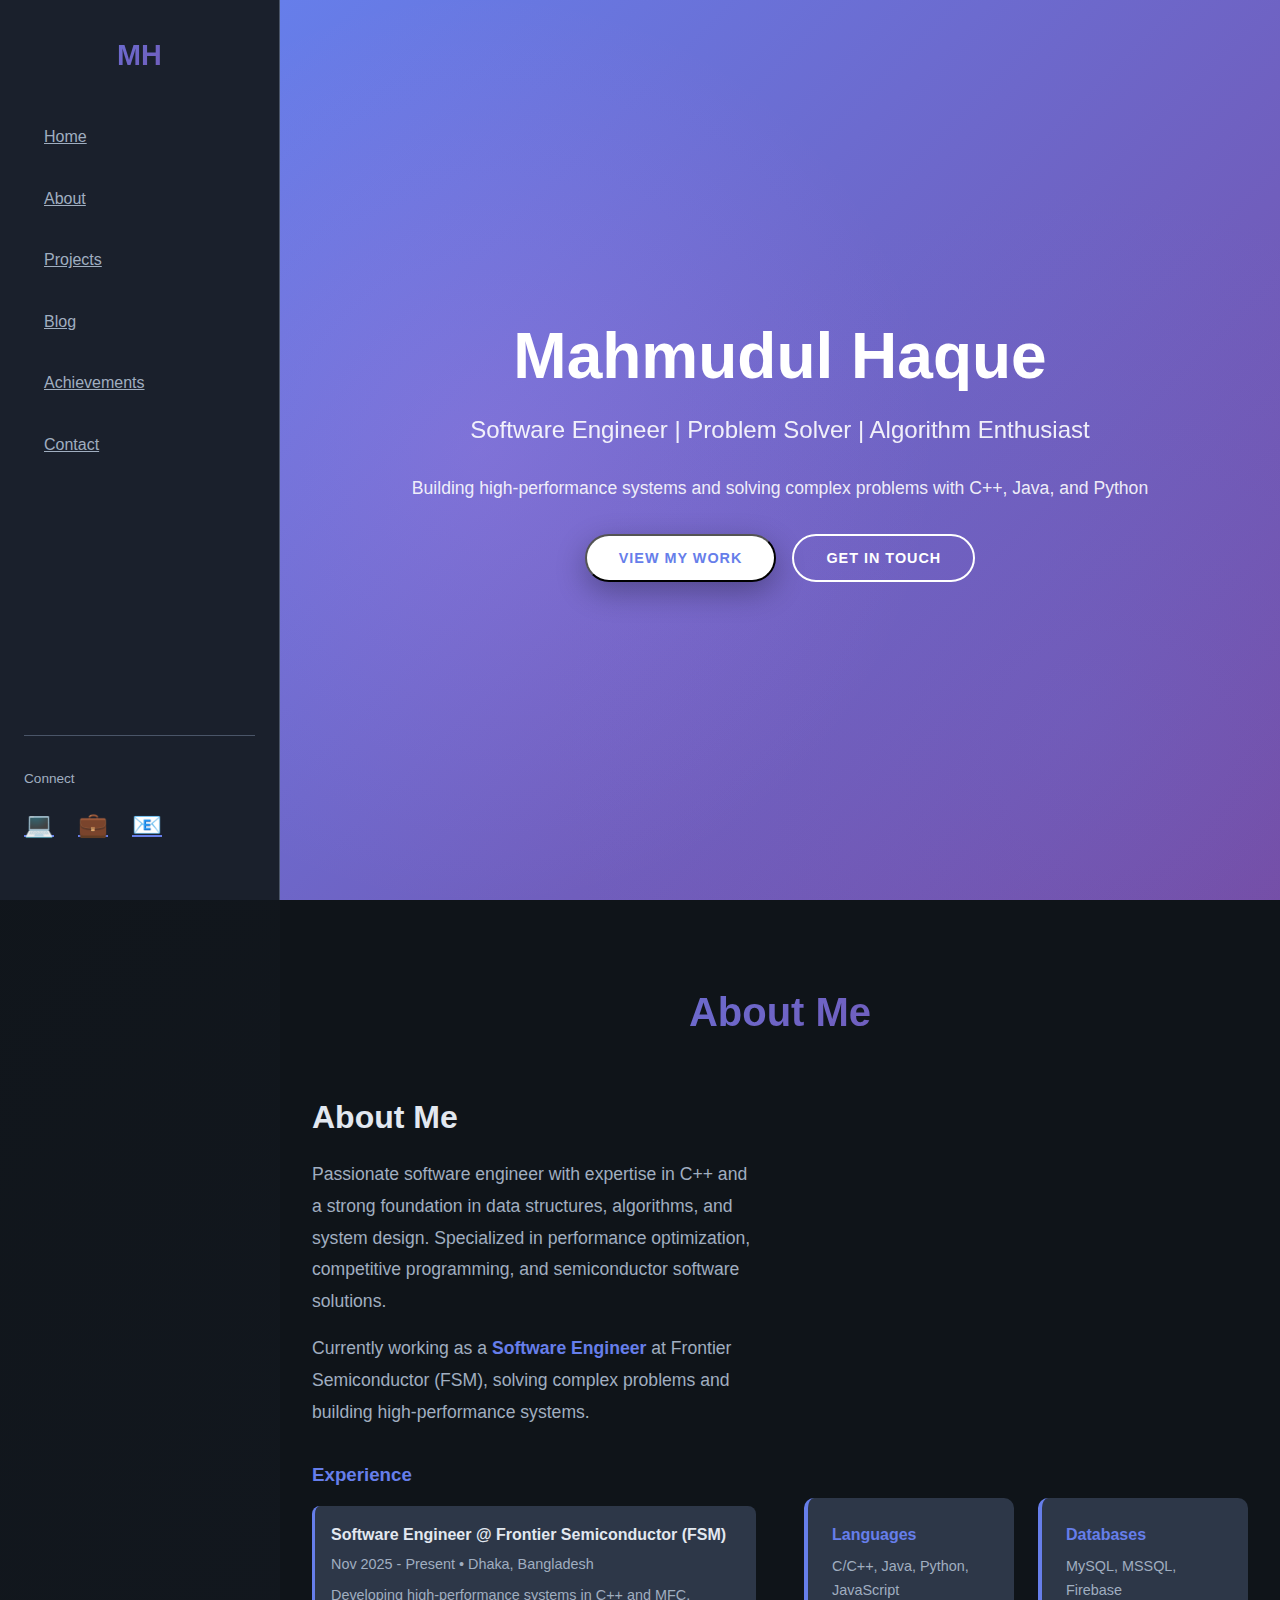
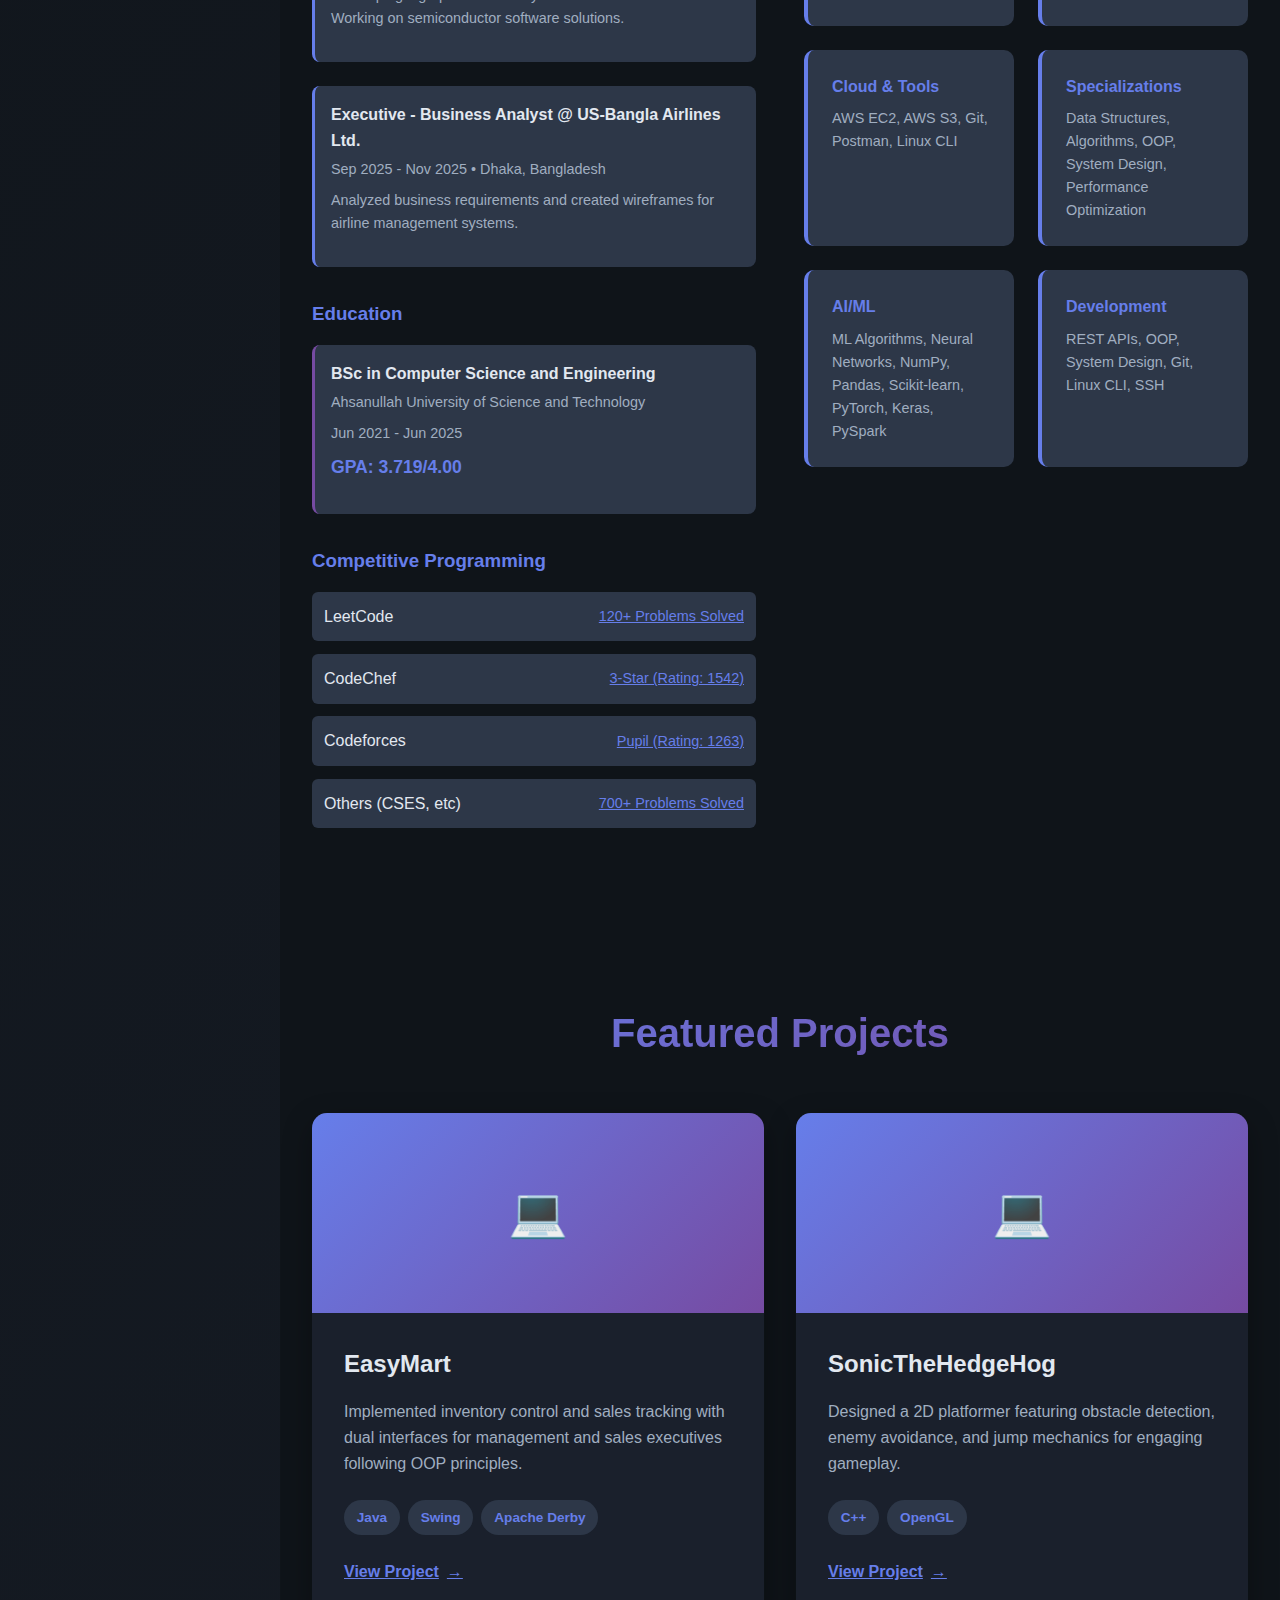
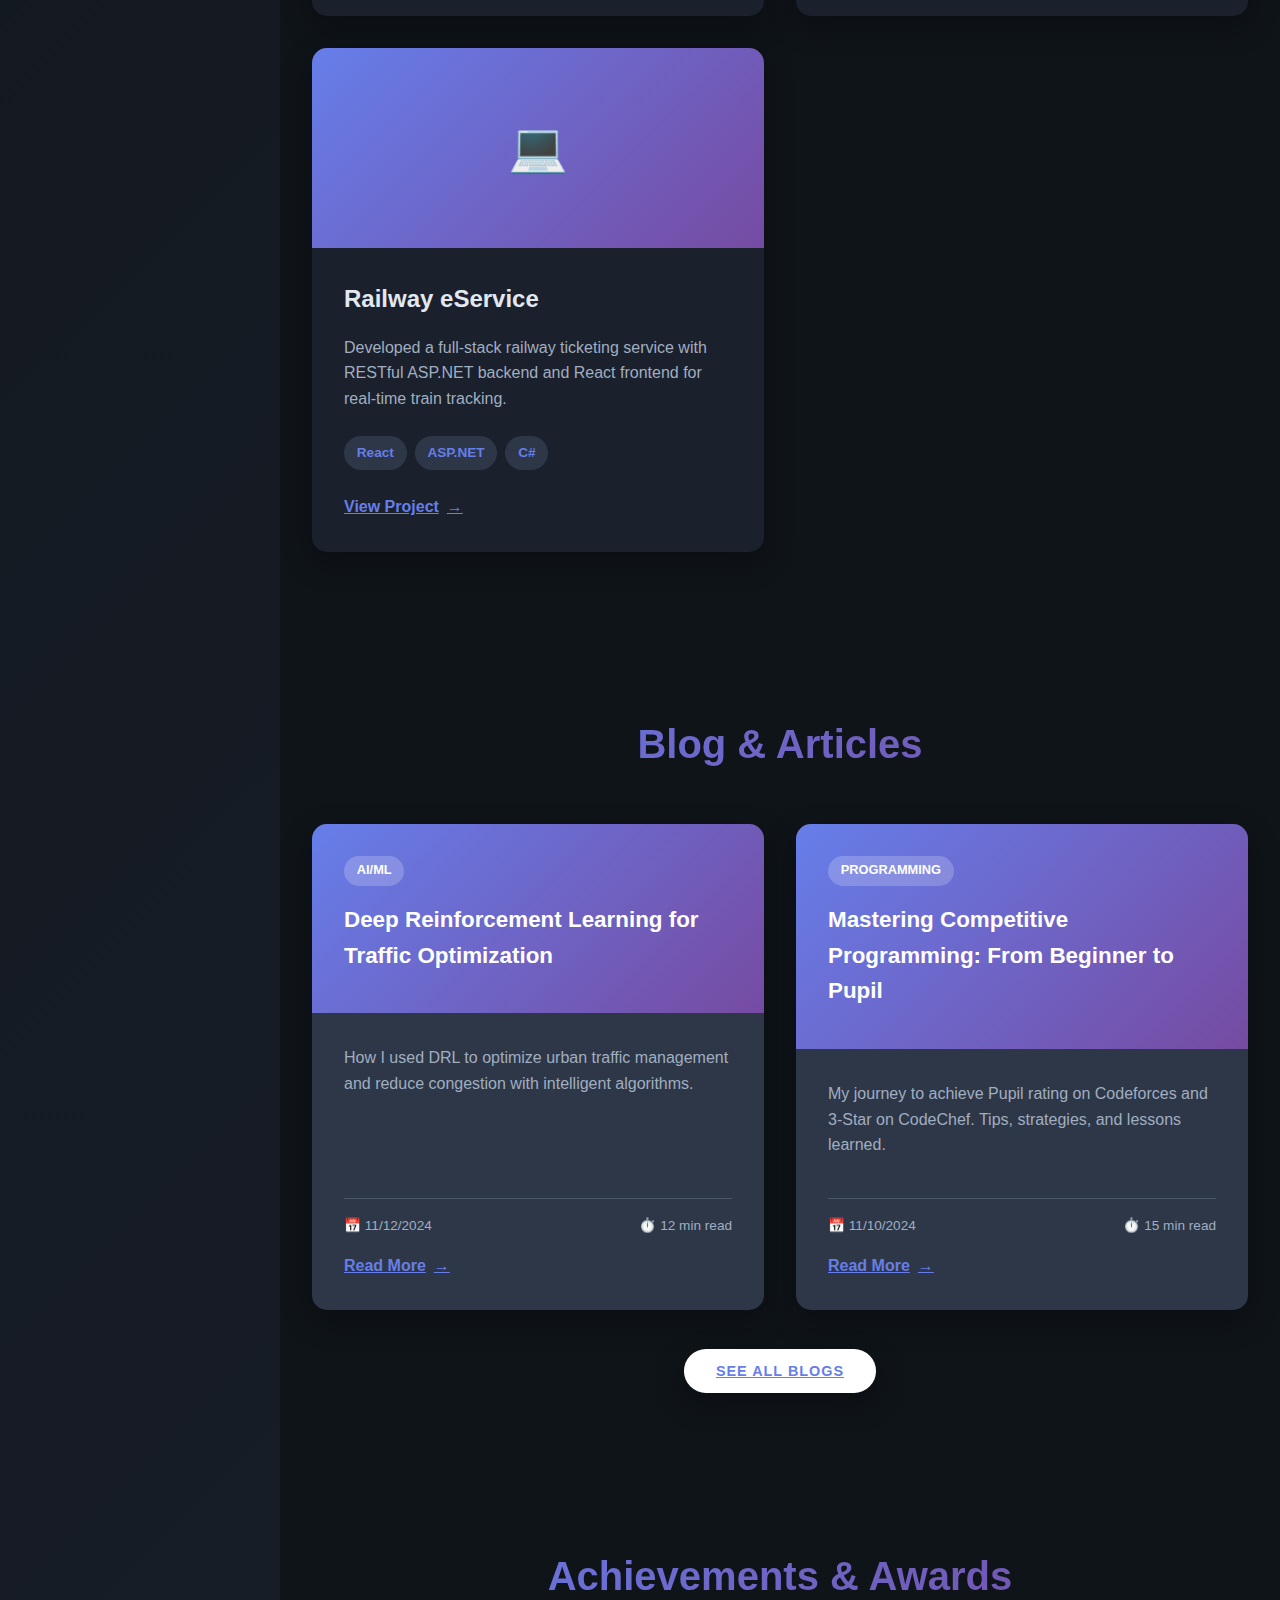
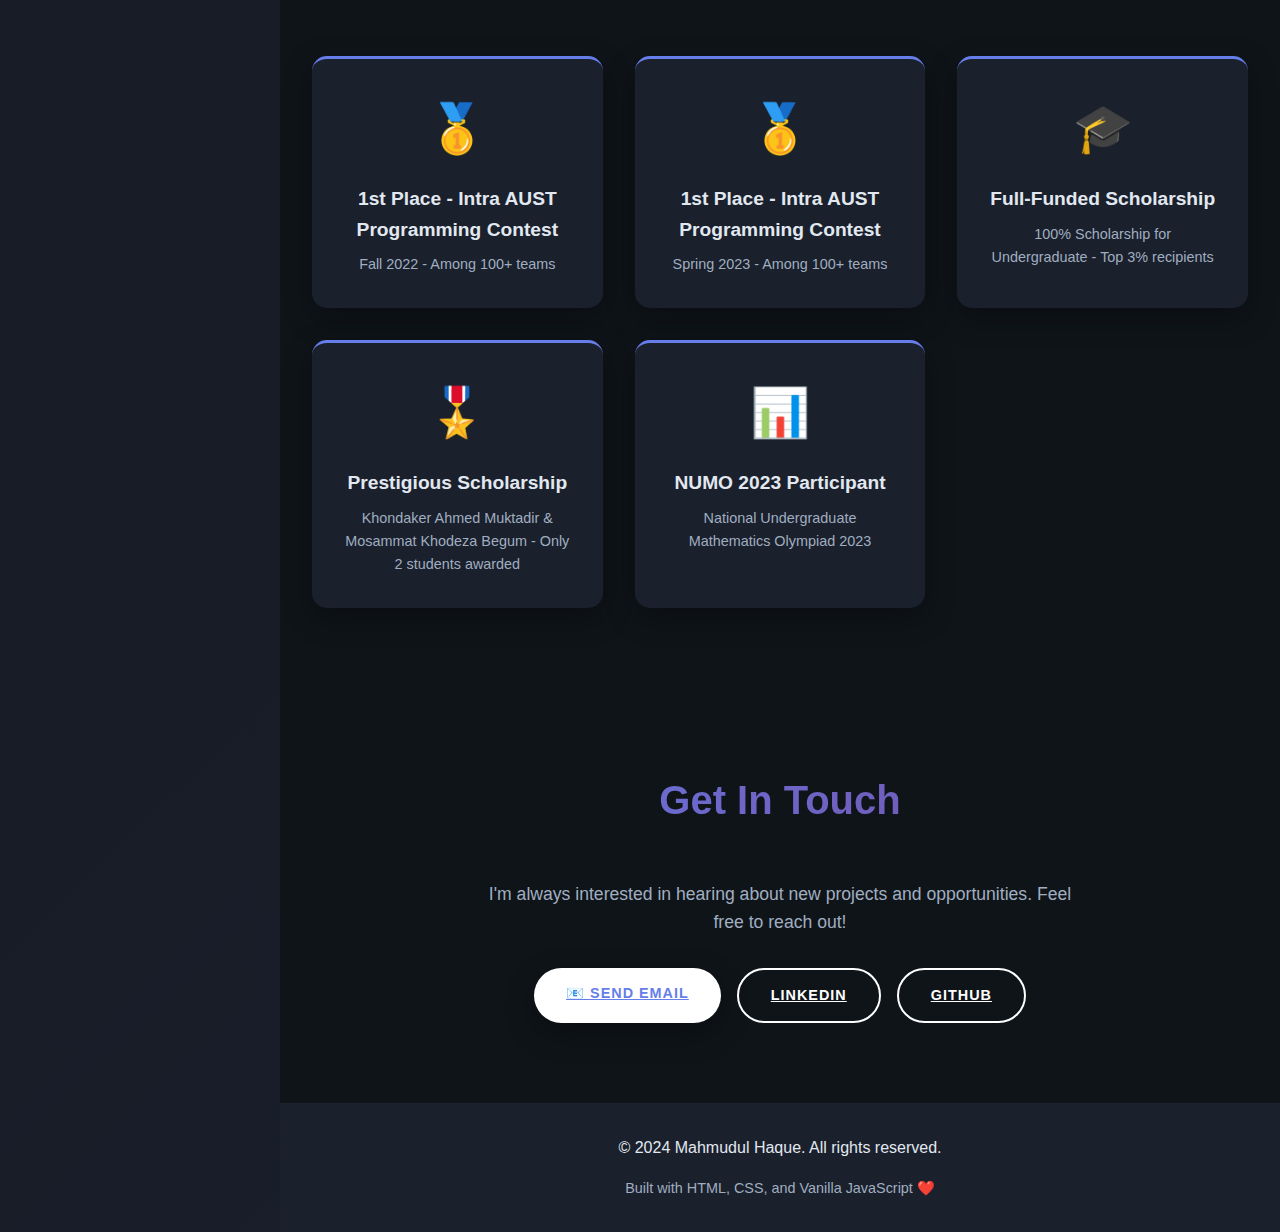
<file: index.html>
<!DOCTYPE html>
<html lang="en">
<head>
  <meta charset="UTF-8">
  <meta name="viewport" content="width=device-width, initial-scale=1.0">
  <title>Mahmudul Haque - Software Engineer Portfolio</title>
  <link rel="stylesheet" href="assets/css/style.css">
</head>
<body>
  <!-- Header for Mobile -->
  <header>
    <div class="logo">MH</div>
    <div class="nav-toggle">
      <span></span>
      <span></span>
      <span></span>
    </div>
  </header>

  <!-- Sidebar Navigation -->
  <nav>
    <div class="logo">MH</div>
    <ul class="nav-links">
      <li><a href="#home">Home</a></li>
      <li><a href="#about">About</a></li>
      <li><a href="#projects">Projects</a></li>
      <li><a href="#blog">Blog</a></li>
      <li><a href="#achievements">Achievements</a></li>
      <li><a href="#contact">Contact</a></li>
    </ul>
    <div style="margin-top: auto; padding-top: 2rem; border-top: 1px solid var(--border-color);">
      <p style="font-size: 0.85rem; color: var(--text-light); margin-bottom: 1rem;">Connect</p>
      <div class="footer-social" style="justify-content: flex-start; gap: 1.5rem;">
        <a href="https://github.com/mhtafhim" target="_blank" title="GitHub">💻</a>
        <a href="https://www.linkedin.com/in/mh-tafhim/" target="_blank" title="LinkedIn">💼</a>
        <a href="mailto:mahmudulhoquetafhim@gmail.com" title="Email">📧</a>
      </div>
    </div>
  </nav>

  <!-- Main Content -->
  <main>
    <!-- Hero Section -->
    <section id="home" class="hero">
      <div class="hero-content">
        <h1>Mahmudul Haque</h1>
        <p class="subtitle">Software Engineer | Problem Solver | Algorithm Enthusiast</p>
        <p style="color: rgba(255, 255, 255, 0.9); margin-bottom: 2rem; font-size: 1.1rem;">
          Building high-performance systems and solving complex problems with C++, Java, and Python
        </p>
        <div class="cta-buttons">
          <button class="btn btn-primary" onclick="document.querySelector('#projects').scrollIntoView({behavior: 'smooth'})">
            View My Work
          </button>
          <button class="btn btn-secondary" onclick="document.querySelector('#contact').scrollIntoView({behavior: 'smooth'})">
            Get In Touch
          </button>
        </div>
      </div>
    </section>

    <!-- About Section -->
    <section id="about">
      <div class="section-title">About Me</div>
      <div class="about-content">
        <div class="about-text"></div>
        <div class="skills-grid"></div>
      </div>
    </section>

    <!-- Projects Section -->
    <section id="projects">
      <div class="section-title">Featured Projects</div>
      <div class="projects-grid"></div>
    </section>

    <!-- Blog Section -->
    <section id="blog">
      <div class="section-title">Blog & Articles</div>
      <div class="blog-grid"></div>
      <div style="text-align: center; margin-top: 2rem;">
        <a href="blogs.html" class="btn btn-primary">See All Blogs</a>
      </div>
    </section>

    <!-- Achievements Section -->
    <section id="achievements">
      <div class="section-title">Achievements & Awards</div>
      <div class="achievements-grid"></div>
    </section>

    <!-- Contact Section -->
    <section id="contact" style="text-align: center;">
      <div class="section-title">Get In Touch</div>
      <div style="max-width: 600px; margin: 0 auto; text-align: center;">
        <p style="font-size: 1.1rem; color: var(--text-light); margin-bottom: 2rem;">
          I'm always interested in hearing about new projects and opportunities. Feel free to reach out!
        </p>
        <div style="display: flex; gap: 1rem; justify-content: center; flex-wrap: wrap;">
          <a href="mailto:mahmudulhoquetafhim@gmail.com" class="btn btn-primary">
            📧 Send Email
          </a>
          <a href="https://www.linkedin.com/in/mh-tafhim/" target="_blank" class="btn btn-secondary">
            LinkedIn
          </a>
          <a href="https://github.com/mhtafhim" target="_blank" class="btn btn-secondary">
            GitHub
          </a>
        </div>
      </div>
    </section>

    <!-- Footer -->
    <footer>
      <div class="footer-content">
        <p>&copy; 2024 Mahmudul Haque. All rights reserved.</p>
        <p style="font-size: 0.9rem; color: var(--text-light); margin-top: 1rem;">
          Built with HTML, CSS, and Vanilla JavaScript ❤️
        </p>
      </div>
    </footer>
  </main>

  <!-- Blog Detail Modal -->
  <div id="blogModal" class="modal">
    <div class="modal-content">
      <div class="modal-header"></div>
      <div class="modal-body"></div>
    </div>
  </div>

  <!-- Scripts -->
  <script src="assets/js/app.js"></script>
</body>
</html>
</file>
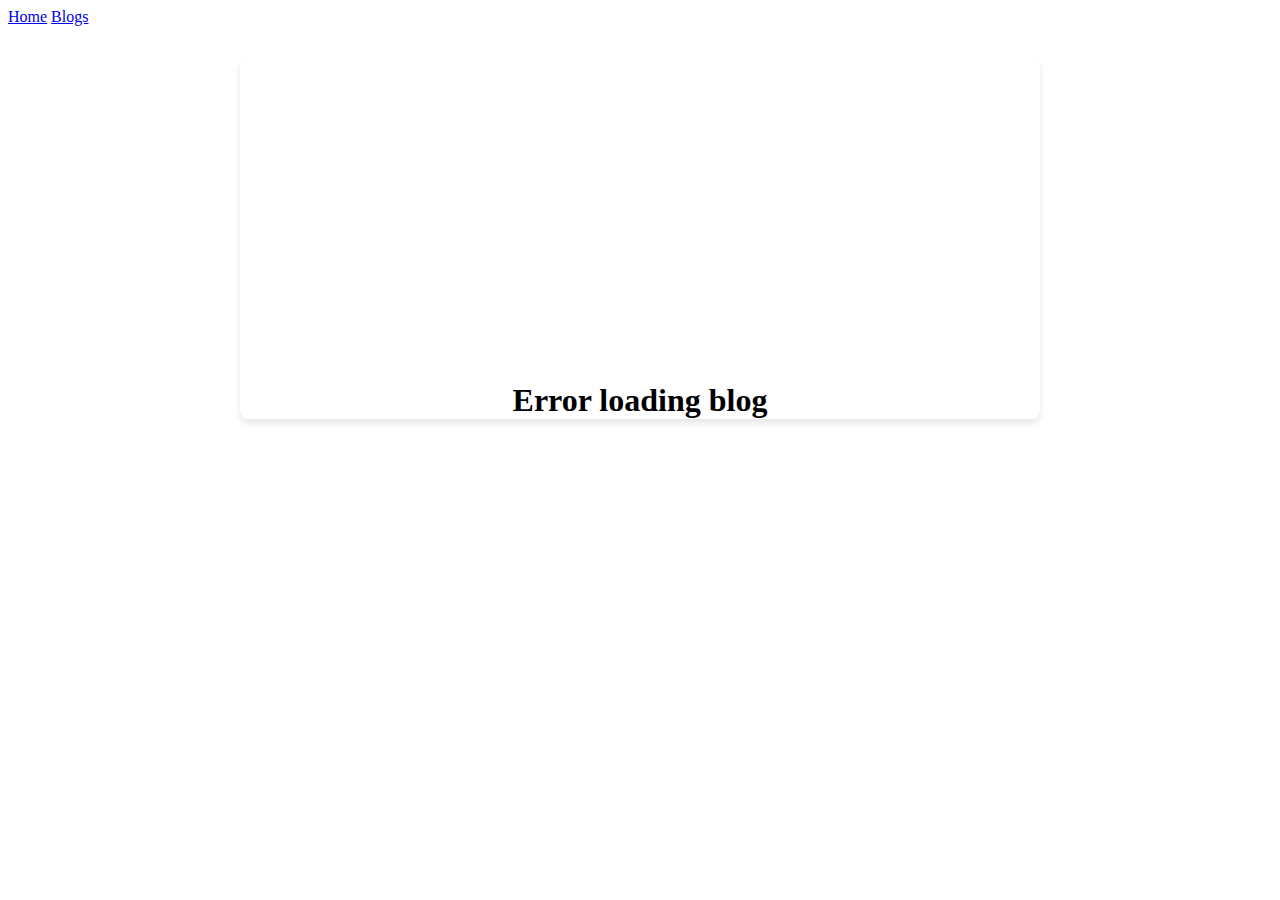
<file: blog.html>
<!DOCTYPE html>
<html lang="en">
<head>
  <meta charset="UTF-8">
  <meta name="viewport" content="width=device-width, initial-scale=1.0">
  <title>Blog Post</title>
  <link rel="stylesheet" href="assets/css/blog.css">
</head>
<body>
  <header>
    <nav>
      <a href="index.html">Home</a>
      <a href="blogs.html">Blogs</a>
    </nav>
  </header>

  <main>
    <article class="blog-post">
      <div class="blog-cover"></div>
      <h1 id="blog-title">Loading...</h1>
      <p id="blog-meta"></p>
      <div id="blog-content"></div>
    </article>
  </main>
  <script src="assets/js/app.js"></script>
  <script src="assets/js/blog.js" defer></script>
</body>
</html>
</file>
<file: assets/css/style.css>
* {
  margin: 0;
  padding: 0;
  box-sizing: border-box;
}

:root {
  --primary-color: #667eea;
  --primary-dark: #5568d3;
  --secondary-color: #764ba2;
  --accent-color: #f093fb;
  --text-dark: #e2e8f0;
  --text-light: #a0aec0;
  --bg-light: #2d3748;
  --bg-white: #1a202c;
  --bg-darker: #0f1419;
  --border-color: #4a5568;
  --shadow: 0 10px 30px rgba(0, 0, 0, 0.3);
  --shadow-lg: 0 20px 40px rgba(0, 0, 0, 0.5);
  --transition: all 0.3s cubic-bezier(0.4, 0, 0.2, 1);
}

html {
  scroll-behavior: smooth;
}

body {
  font-family: 'Segoe UI', Tahoma, Geneva, Verdana, sans-serif;
  background: linear-gradient(135deg, #667eea 0%, #764ba2 100%);
  color: var(--text-dark);
  line-height: 1.6;
  min-height: 100vh;
}

body {
  font-family: 'Segoe UI', Tahoma, Geneva, Verdana, sans-serif;
  background: linear-gradient(135deg, #0f1419 0%, #1a202c 100%);
  color: var(--text-dark);
  line-height: 1.6;
  min-height: 100vh;
  display: grid;
  grid-template-columns: 280px 1fr;
  grid-template-rows: auto 1fr;
}

body.mobile-nav-open {
  overflow: hidden;
}

/* Header & Navigation */
header {
  background: transparent;
  grid-column: 1 / -1;
  display: none;
}

header.show {
  display: block;
  background: var(--bg-white);
  backdrop-filter: blur(10px);
  box-shadow: var(--shadow);
  position: sticky;
  top: 0;
  z-index: 1000;
}

/* Sidebar Navigation */
nav {
  background: var(--bg-white);
  border-right: 1px solid var(--border-color);
  padding: 2rem 1.5rem;
  height: 100vh;
  overflow-y: auto;
  position: fixed;
  left: 0;
  top: 0;
  width: 280px;
  grid-row: 1 / -1;
  grid-column: 1;
  display: flex;
  flex-direction: column;
}

.logo {
  font-size: 1.8rem;
  font-weight: 800;
  background: linear-gradient(135deg, var(--primary-color), var(--secondary-color));
  -webkit-background-clip: text;
  -webkit-text-fill-color: transparent;
  background-clip: text;
  margin-bottom: 2rem;
  text-align: center;
}

.nav-links {
  list-style: none;
  display: flex;
  flex-direction: column;
  gap: 0.5rem;
  flex: 1;
}

.nav-links a {
  font-weight: 500;
  color: var(--text-light);
  position: relative;
  display: block;
  padding: 0.875rem 1.25rem;
  border-radius: 10px;
  transition: var(--transition);
  overflow: hidden;
}

.nav-links a::before {
  content: '';
  position: absolute;
  left: 0;
  top: 0;
  width: 4px;
  height: 100%;
  background: linear-gradient(135deg, var(--primary-color), var(--secondary-color));
  transform: translateX(-4px);
  transition: var(--transition);
}

.nav-links a:hover,
.nav-links a.active {
  background: var(--bg-light);
  color: var(--text-dark);
}

.nav-links a:hover::before,
.nav-links a.active::before {
  transform: translateX(0);
}

.nav-toggle {
  display: none;
  flex-direction: column;
  gap: 5px;
  position: absolute;
  top: 1.5rem;
  right: 1.5rem;
}

.nav-toggle span {
  width: 25px;
  height: 3px;
  background: var(--text-dark);
  border-radius: 2px;
  transition: var(--transition);
}

/* Main Content */
main {
  grid-column: 2;
  grid-row: 2;
  overflow-y: auto;
}

/* Hero Section */
.hero {
  min-height: 100vh;
  display: flex;
  align-items: center;
  justify-content: center;
  padding: 2rem;
  color: white;
  position: relative;
  overflow: hidden;
  background: linear-gradient(135deg, #667eea 0%, #764ba2 100%);
}

.hero::before {
  content: '';
  position: absolute;
  top: 0;
  left: 0;
  right: 0;
  bottom: 0;
  background: radial-gradient(circle at 20% 50%, rgba(240, 147, 251, 0.15) 0%, transparent 50%),
              radial-gradient(circle at 80% 80%, rgba(102, 126, 234, 0.15) 0%, transparent 50%);
  pointer-events: none;
}

.hero-content {
  text-align: center;
  max-width: 800px;
  z-index: 1;
  animation: fadeInUp 0.8s ease-out;
}

.hero h1 {
  font-size: 4rem;
  margin-bottom: 1rem;
  font-weight: 800;
  line-height: 1.2;
}

.hero .subtitle {
  font-size: 1.5rem;
  margin-bottom: 1.5rem;
  opacity: 0.9;
}

.cta-buttons {
  display: flex;
  gap: 1rem;
  justify-content: center;
  flex-wrap: wrap;
  margin-top: 2rem;
}

.btn {
  padding: 0.875rem 2rem;
  border-radius: 50px;
  font-weight: 600;
  text-transform: uppercase;
  letter-spacing: 1px;
  font-size: 0.9rem;
  transition: var(--transition);
}

.btn-primary {
  background: white;
  color: var(--primary-color);
  box-shadow: var(--shadow);
}

.btn-primary:hover {
  transform: translateY(-3px);
  box-shadow: var(--shadow-lg);
}

.btn-secondary {
  background: transparent;
  color: white;
  border: 2px solid white;
}

.btn-secondary:hover {
  background: white;
  color: var(--primary-color);
}

/* Sections */
section {
  padding: 5rem 2rem;
  margin: 0 auto;
  max-width: 1200px;
  background: var(--bg-darker);
}

.section-title {
  font-size: 2.5rem;
  margin-bottom: 3rem;
  text-align: center;
  background: linear-gradient(135deg, var(--primary-color), var(--secondary-color));
  -webkit-background-clip: text;
  -webkit-text-fill-color: transparent;
  background-clip: text;
  font-weight: 800;
}

/* About Section */
#about {
  background: var(--bg-darker);
}

.about-content {
  display: grid;
  grid-template-columns: 1fr 1fr;
  gap: 3rem;
  align-items: center;
}

.about-text h2 {
  font-size: 2rem;
  margin-bottom: 1.5rem;
  color: var(--text-dark);
}

.about-text p {
  color: var(--text-light);
  margin-bottom: 1rem;
  font-size: 1.1rem;
}

.skills-grid {
  display: grid;
  grid-template-columns: repeat(2, 1fr);
  gap: 1.5rem;
  margin-top: 2rem;
}

.skill-category {
  padding: 1.5rem;
  background: var(--bg-light);
  border-radius: 10px;
  border-left: 4px solid var(--primary-color);
}

.skill-category h4 {
  color: var(--primary-color);
  margin-bottom: 0.5rem;
  font-size: 1rem;
}

.skill-category p {
  color: var(--text-light);
  font-size: 0.9rem;
}

/* Projects Section */
#projects {
  background: var(--bg-darker);
}

.projects-grid {
  display: grid;
  grid-template-columns: repeat(auto-fit, minmax(300px, 1fr));
  gap: 2rem;
}

.project-card {
  background: var(--bg-white);
  border-radius: 15px;
  overflow: hidden;
  box-shadow: var(--shadow);
  transition: var(--transition);
  display: flex;
  flex-direction: column;
  height: 100%;
}

.project-card:hover {
  transform: translateY(-10px);
  box-shadow: var(--shadow-lg);
}

.project-image {
  width: 100%;
  height: 200px;
  background: linear-gradient(135deg, var(--primary-color), var(--secondary-color));
  display: flex;
  align-items: center;
  justify-content: center;
  color: white;
  font-size: 3rem;
  overflow: hidden;
}

.project-image img {
  width: 100%;
  height: 100%;
  object-fit: cover;
}

.project-content {
  padding: 2rem;
  flex: 1;
  display: flex;
  flex-direction: column;
}

.project-content h3 {
  font-size: 1.5rem;
  margin-bottom: 1rem;
  color: var(--text-dark);
}

.project-content p {
  color: var(--text-light);
  margin-bottom: 1.5rem;
  flex: 1;
}

.tech-tags {
  display: flex;
  flex-wrap: wrap;
  gap: 0.5rem;
  margin-bottom: 1.5rem;
}

.tech-tag {
  background: var(--bg-light);
  color: var(--primary-color);
  padding: 0.4rem 0.8rem;
  border-radius: 20px;
  font-size: 0.85rem;
  font-weight: 600;
}

.project-link {
  color: var(--primary-color);
  font-weight: 600;
  display: inline-flex;
  align-items: center;
  gap: 0.5rem;
}

.project-link:hover {
  gap: 1rem;
}

/* Blog Section */
#blog {
  background: var(--bg-darker);
}

.blog-grid {
  display: grid;
  grid-template-columns: repeat(auto-fit, minmax(300px, 1fr));
  gap: 2rem;
  margin-bottom: 3rem;
}

.blog-card {
  background: var(--bg-light);
  border-radius: 15px;
  overflow: hidden;
  box-shadow: var(--shadow);
  transition: var(--transition);
  display: flex;
  flex-direction: column;
  height: 100%;
}

.blog-card:hover {
  transform: translateY(-8px);
  box-shadow: var(--shadow-lg);
}

.blog-header {
  background: linear-gradient(135deg, var(--primary-color), var(--secondary-color));
  color: white;
  padding: 2rem;
}

.blog-category {
  display: inline-block;
  background: rgba(255, 255, 255, 0.2);
  padding: 0.3rem 0.8rem;
  border-radius: 20px;
  font-size: 0.8rem;
  margin-bottom: 0.5rem;
  text-transform: uppercase;
  font-weight: 600;
}

.blog-card h3 {
  color: white;
  margin: 0.5rem 0;
  font-size: 1.4rem;
}

.blog-body {
  padding: 2rem;
  flex: 1;
  display: flex;
  flex-direction: column;
}

.blog-excerpt {
  color: var(--text-light);
  margin-bottom: 1.5rem;
  flex: 1;
}

.blog-meta {
  display: flex;
  justify-content: space-between;
  font-size: 0.85rem;
  color: var(--text-light);
  border-top: 1px solid var(--border-color);
  padding-top: 1rem;
  margin-top: 1rem;
}

.read-more {
  color: var(--primary-color);
  font-weight: 600;
  display: inline-flex;
  align-items: center;
  gap: 0.5rem;
  margin-top: 1rem;
}

.read-more:hover {
  gap: 1rem;
}

/* Achievements */
#achievements {
  background: var(--bg-darker);
}

.achievements-grid {
  display: grid;
  grid-template-columns: repeat(auto-fit, minmax(250px, 1fr));
  gap: 2rem;
}

.achievement-card {
  background: var(--bg-white);
  padding: 2rem;
  border-radius: 15px;
  box-shadow: var(--shadow);
  text-align: center;
  transition: var(--transition);
  border-top: 3px solid var(--primary-color);
}

.achievement-card:hover {
  transform: translateY(-8px);
  box-shadow: var(--shadow-lg);
}

.achievement-icon {
  font-size: 3rem;
  margin-bottom: 1rem;
}

.achievement-card h3 {
  color: var(--text-dark);
  margin-bottom: 0.5rem;
  font-size: 1.2rem;
}

.achievement-card p {
  color: var(--text-light);
  font-size: 0.9rem;
}

/* Footer */
footer {
  background: var(--bg-white);
  color: var(--text-dark);
  text-align: center;
  padding: 2rem;
  margin-top: 0;
}

.footer-content {
  max-width: 1200px;
  margin: 0 auto;
}

.footer-social {
  display: flex;
  justify-content: center;
  gap: 2rem;
  margin-bottom: 1.5rem;
}

.footer-social a {
  color: var(--primary-color);
  font-size: 1.5rem;
  transition: var(--transition);
}

.footer-social a:hover {
  color: var(--accent-color);
  transform: translateY(-5px);
}

/* Blog Detail Modal */
.modal {
  display: none;
  position: fixed;
  top: 0;
  left: 0;
  width: 100%;
  height: 100%;
  background: rgba(0, 0, 0, 0.7);
  z-index: 2000;
  align-items: center;
  justify-content: center;
  overflow-y: auto;
}

.modal.active {
  display: flex;
}

.modal-content {
  background: var(--bg-white);
  border-radius: 15px;
  max-width: 800px;
  width: 90%;
  max-height: 80vh;
  overflow-y: auto;
  box-shadow: var(--shadow-lg);
  animation: slideIn 0.3s ease-out;
}

.modal-header {
  background: linear-gradient(135deg, var(--primary-color), var(--secondary-color));
  color: white;
  padding: 2rem;
  position: relative;
}

.modal-close {
  position: absolute;
  top: 1rem;
  right: 1rem;
  background: rgba(255, 255, 255, 0.2);
  border: none;
  color: white;
  font-size: 1.5rem;
  width: 40px;
  height: 40px;
  border-radius: 50%;
  display: flex;
  align-items: center;
  justify-content: center;
  cursor: pointer;
  transition: var(--transition);
}

.modal-close:hover {
  background: rgba(255, 255, 255, 0.4);
}

.modal-body {
  padding: 2rem;
  color: var(--text-dark);
  line-height: 1.8;
}

.modal-body h2 {
  margin-bottom: 1rem;
}

.modal-body p {
  margin-bottom: 1rem;
}

.modal-body h2 {
  margin-top: 1.5rem;
  color: var(--primary-color);
}

/* Animations */
@keyframes fadeInUp {
  from {
    opacity: 0;
    transform: translateY(30px);
  }
  to {
    opacity: 1;
    transform: translateY(0);
  }
}

@keyframes slideIn {
  from {
    transform: translateY(-50px);
    opacity: 0;
  }
  to {
    transform: translateY(0);
    opacity: 1;
  }
}

/* Responsive */
@media (max-width: 768px) {
  body {
    grid-template-columns: 1fr;
  }

  header {
    display: flex;
    grid-column: 1;
  }

  header.show {
    display: flex;
    background: var(--bg-white);
    padding: 1rem 2rem;
    justify-content: space-between;
    align-items: center;
  }

  nav {
    position: fixed;
    left: -280px;
    top: 0;
    height: 100vh;
    width: 280px;
    z-index: 999;
    transition: left 0.3s ease;
  }

  nav.active {
    left: 0;
  }

  .nav-toggle {
    display: flex;
  }

  main {
    grid-column: 1;
  }

  .hero h1 {
    font-size: 2.5rem;
  }

  .hero .subtitle {
    font-size: 1.2rem;
  }

  .about-content {
    grid-template-columns: 1fr;
  }

  .section-title {
    font-size: 2rem;
  }

  .skills-grid {
    grid-template-columns: 1fr;
  }
}
</file>
<file: assets/css/blog.css>
/* Blog Post Styles */
.blog-post {
  max-width: 800px;
  margin: 2rem auto;
  padding: 0;
  background: #fff;
  border-radius: 8px;
  box-shadow: 0 4px 6px rgba(0, 0, 0, 0.1);
}

.blog-cover {
  height: 300px;
  background-size: cover;
  background-position: center;
  border-radius: 8px 8px 0 0;
}

.blog-post .content-inner {
  padding: 1.5rem;
}

#blog-title {
  font-size: 2rem;
  margin: 1.5rem 0 0.5rem;
  text-align: center;
}

#blog-meta {
  font-size: 1rem;
  color: #777;
  text-align: center;
  margin-bottom: 1.5rem;
}

#blog-content {
  line-height: 1.8;
  font-size: 1.1rem;
  color: #333;
}

#blog-content h2 {
  font-size: 1.5rem;
  margin: 1.5rem 0 1rem;
}

#blog-content img.blog-image {
  max-width: 100%;
  margin: 1rem 0;
  border-radius: 8px;
}

@media (max-width: 600px) {
  .blog-cover { height: 180px; }
  #blog-title { font-size: 1.5rem; }
}

#blog-content ul {
  margin: 1rem 0;
  padding-left: 1.5rem;
}

#blog-content ul li {
  margin-bottom: 0.5rem;
}
</file>
